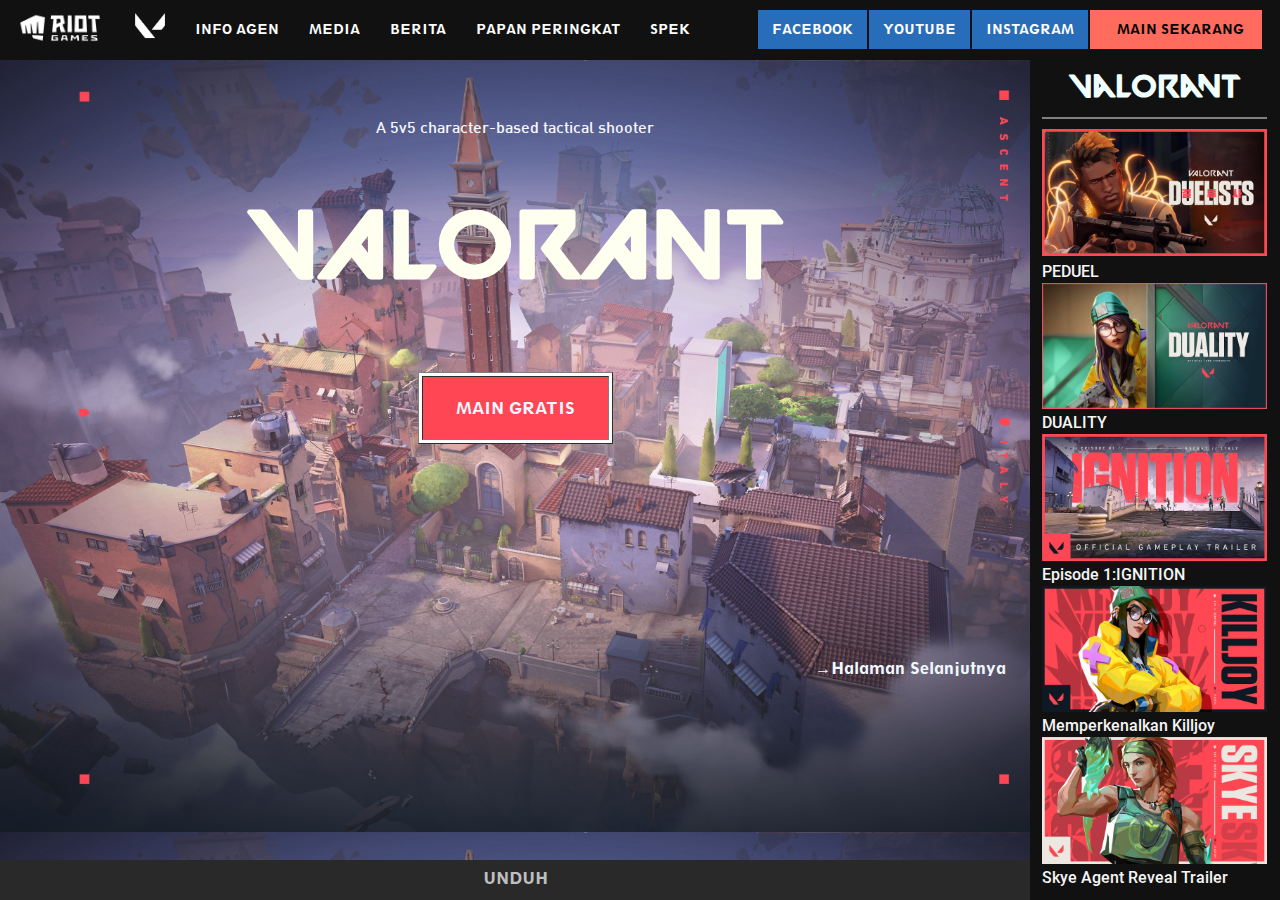
<file: frame/src/html/index.html>
<!DOCTYPE html>
<html lang="id">
<head>
    <meta charset="UTF-8">
    <meta http-equiv="X-UA-Compatible" content="IE=edge">
    <meta name="viewport" content="width=device-width, initial-scale=1.0">
    <title>VALORANT: Riot Games' competitive 5v5 character-based tactical shooter</title>
</head>

<frameset rows="60px,*" border="0">
    <frame name="kepala" src="kepala.html" scrolling="no"></frame>
    <frameset cols="*,250px">
        <frame name="isi" src="valorant.html"></frame>
        <frame name="menu" src="menu.html"></frame>
    </frameset>
</frameset>
    <body></body>
</html>
</file>
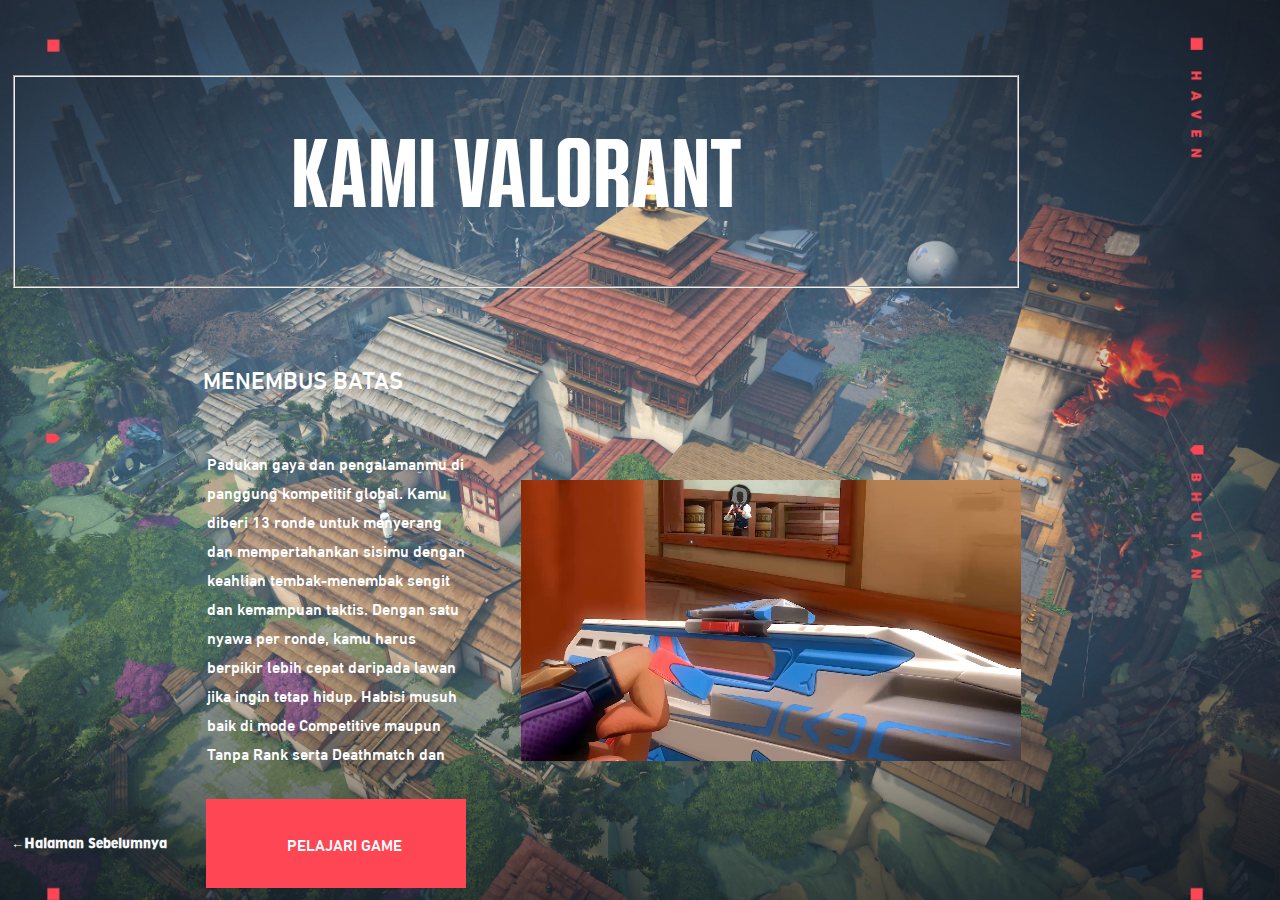
<file: frame/src/html/halaman-2.html>
<!DOCTYPE html>
<html lang="id">
<head>
    <meta charset="UTF-8">
    <meta http-equiv="X-UA-Compatible" content="IE=edge">
    <meta name="viewport" content="width=device-width, initial-scale=1.0">
    <meta name="author" content="Muhammad Defriansyah">
    <meta name="keywords" content="halaman 2">
    <meta name="title" content="Halaman 2">
    <meta name="description" content="Halaman 2 dari index">
    <title>halaman 2</title>
    <style type="text/css">
        @font-face {
            font-family: kuunari-black-condensed;
            src: url(../../font/Mika\ Melvas\ -\ Kuunari\ Bold\ Compressed.otf);
        }
        @font-face {
            font-family: din;
            src: url(../../font/din\ medium.ttf);
        }
        @font-face {
            font-family: spartan-heavy;
            src: url(../../font/Spartan-HeavyClassified.otf)
        }
        body {
            background: url(../../img/ValorantWallpaper_Haven_galleryimage.jpg);
            background-size: cover;
        }
        .judul {
            font-family: kuunari-black-condensed;
            font-size: xxx-large;
            color: #ffffff;
        }
        .penjelasan {
            font-family: din;
            font-size: x-large;
            color: #ffffff;
        }
        .blablabla {
            font-family: din;
            color: #ffffff;
        }
        .blablabla2 {
            font-family: din;
            color: rgb(255, 255, 255);
        }
        a {
            text-decoration: none;
            color: white;
        }
        .kembali {
            font-family: spartan-heavy;
            color: rgb(248, 247, 247);
            font-weight: bold;
            font-size: small;
        }
    </style>
</head>
<body>
    <table border="0">
        <tr>
            <th colspan="4"><div class="judul"><h1><bold><fieldset>KAMI VALORANT</fieldset></bold></h1></div></th>
        </tr>
        <tr>
            <td colspan="4"><div class="penjelasan">&emsp;&emsp;&emsp;&emsp;&emsp;&emsp;&emsp;&emsp;MENEMBUS BATAS<br/><br/></div></td>
        </tr>
        <tr>
            <td>&emsp;&emsp;&emsp;&emsp;&emsp;&emsp;&emsp;&emsp;&emsp;&emsp;&emsp;&emsp;</td>
            <td class="blablabla">Padukan gaya dan pengalamanmu di <br/>panggung kompetitif global. Kamu <br/>diberi 13 ronde untuk menyerang <br/>dan mempertahankan sisimu dengan <br/>keahlian tembak-menembak sengit <br/>dan kemampuan taktis. Dengan satu <br/> nyawa per ronde, kamu harus <br/> berpikir lebih cepat daripada lawan <br/>jika ingin tetap hidup. Habisi musuh <br/>baik di mode Competitive maupun <br/> Tanpa Rank serta Deathmatch dan <br/> <br/></td> 
            <td>&emsp;&emsp;&emsp;</td>
            <td><video autoplay loop width="500px"><source src="../../video/VALORANT_PLAY22_16x9_Target4_v005.mp4" type="video/mp4"></video></td>
        </tr>
        <tr>
            <td><a href="isi.html"><div class="kembali">←Halaman Sebelumnya</div></a></td>
            <td bgcolor="#FF4655" class="blablabla2" align="center"><br/>&emsp;<a href="https://playvalorant.com/id-id/news/announcements/beginners-guide/" target="blank">PELAJARI GAME</a><br/>&emsp;</td>
        </tr>
    </table>
</body>
</html>
</file>
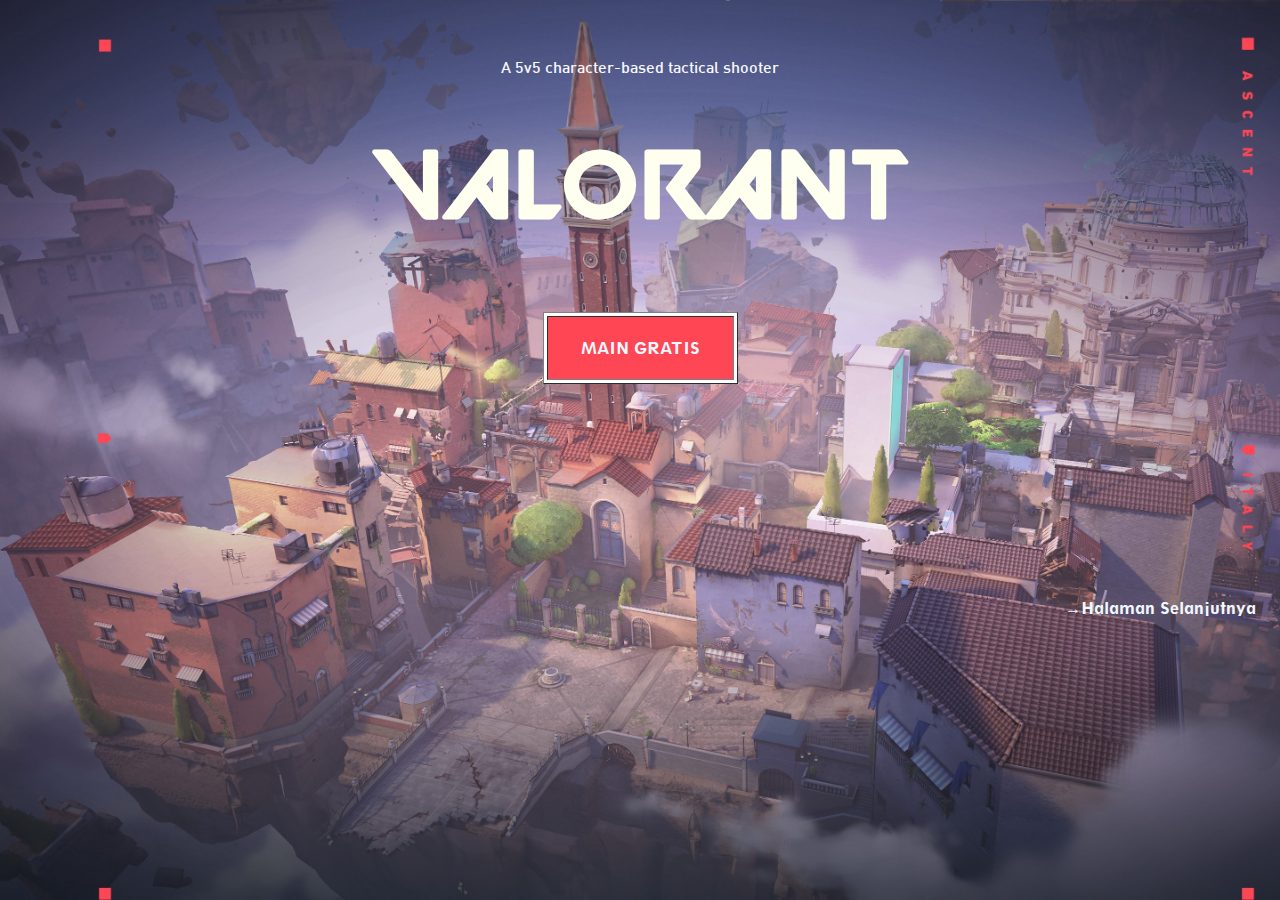
<file: frame/src/html/isi.html>
<!DOCTYPE html>
<html lang="id">
<head>
    <meta charset="UTF-8">
    <meta http-equiv="X-UA-Compatible" content="IE=edge">
    <meta name="viewport" content="width=device-width, initial-scale=1.0">
    <meta name="keywords" content="valorant, downlaod valorant, unduh, unduh valorant">
    <meta name="author" content="Muhammad Defriansyah">
    <meta name="title" content="Valorant Official Web">
    <meta name="description" content="Game tembak menembak 5v5 character-based tactical shooter">
    <title>Homepage</title>
    <style type="text/css">
        @font-face {
            font-family: kuunari-black-condensed;
            src: url(../../font/KuunariBlackCondensed.otf)
        }
        @font-face {
            font-family: din-medium;
            src: url(../../font/FontsFree-Net-DIN-Medium.ttf);
        }
        @font-face {
            font-family: valorant;
            src: url(../../font/Valorant\ Font.ttf);
        }
        @font-face {
            font-family: spartan-heavy;
            src: url(../../font/Spartan-HeavyClassified.otf);
        }
        body {
            background-image: url(../../img/ValorantWallpaper_Ascent_galleryimage.jpg);
            background-size: 100%
        }
        .penjelasan-valorant {
            font-family: din-medium;
            color: ghostwhite;
        }
        .WeAreValorant {
            font-family: valorant;
            font-size: xxx-large;
            color: ivory;
        }
        .maingratis {
            font-family: spartan-heavy;
            color: ivory;
        }
        a {
            text-decoration: none;
            color: aliceblue;
        }
        .p {
            font-family: spartan-heavy;
        }
    </style>
</head>
<body>
    <br/>
    <br/>
    <br/>
    <div class="penjelasan-valorant" align="center">A 5v5 character-based tactical shooter</div>
    <div class="WeAreValorant" align="center"><h1>VALORANT</h1></div></div>
    <table align="center" border="1" cellspacing="3"  bgcolor="white">
        <tr>
            <td bgcolor="#FF4655"><div class="maingratis"><a href="https://auth.riotgames.com/login#client_id=prod-xsso-playvalorant&code_challenge=tAh3ToULDZtauKNrNo4iomHioJKgnZNPuXBl5hFA8E8&code_challenge_method=S256&redirect_uri=https%3A%2F%2Fxsso.playvalorant.com%2Fredirect&response_type=code&scope=openid%20account&state=744c7a0aed5e6de3e1f5dacc00&uri=https%3A%2F%2Fplayvalorant.com%2Fen-us%2F" target="blank"><br/>&emsp;&emsp;MAIN GRATIS&emsp;&emsp;<br/><br/></div></td>
        </tr>
    </table>
    <br/><br/><br/><br/><br/><br/><br/><br/><br/><br/><br/>
    <p align="right" class="p"><a href="halaman-2.html">→Halaman Selanjutnya&emsp;</a></p>
</body>
</html>
</file>
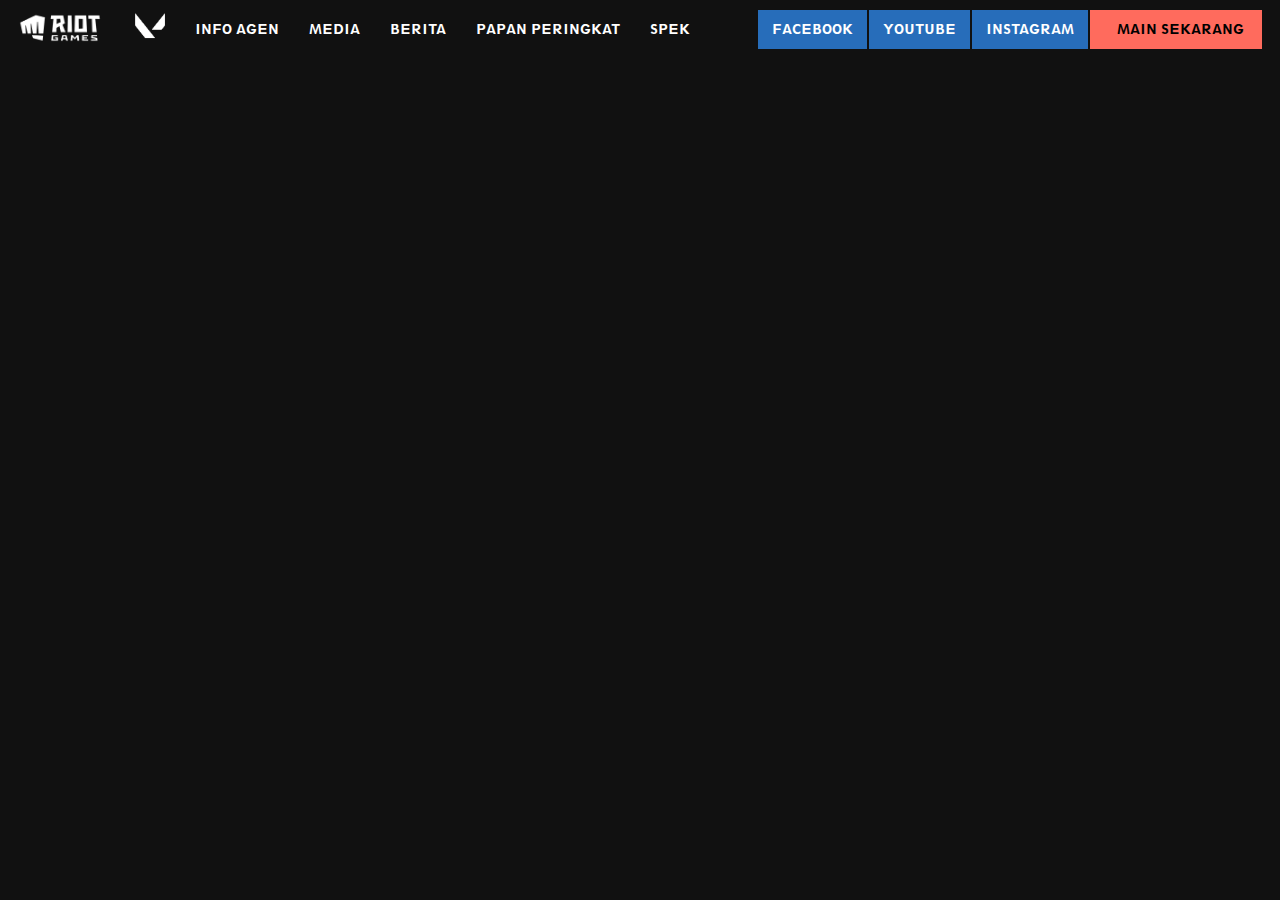
<file: frame/src/html/kepala.html>
<!DOCTYPE html>
<html lang="id">
<head>
    <meta charset="UTF-8">
    <meta name="description" content="kerang apa yang gak bisa dimakan? KERANG AIR  XI XI XI">
    <meta name="author" content="Muhammad Defriansyah">
    <meta http-equiv="X-UA-Compatible" content="IE=edge">
    <meta name="viewport" content="width=device-width, initial-scale=1.0">
    <meta name="title" content="Menu Bar Valorant">
    <meta name="keywords" content="valorant, menu, html,">
    <title>kepala</title>
    <style type="text/css">
        @font-face {
            font-family: spartan-heavy-classified;
            src: url(../../font/Spartan-HeavyClassified.otf);
        }

        .font {
            font-family: spartan-heavy-classified;
            color: white;
            font-size: small;
        }

        a {
            color: white;
            text-decoration: none;
        }
    </style>
</head>
<body bgcolor="#111111">
<div class="font">
    <table>
        <tr>
            <td align="center"><a href="https://www.riotgames.com/en" target="blank">&nbsp;<img src="../../img/riot-games.webp" width="90px"/></a></td>
            <td align="center">&emsp;&emsp;<a href="https://playvalorant.com/id-id/" target="blank"><img src="../../img/logo-valorant-putih.webp" width="30px"/></a></td>
            <td align="center">&emsp;&emsp;<a href="https://playvalorant.com/id-id/agents/" target="blank">INFO AGEN</a></td>
            <td align="center">&emsp;&emsp;<a href="https://playvalorant.com/id-id/media" target="blank">MEDIA</a></td>
            <td align="center">&emsp;&emsp;<a href="https://playvalorant.com/id-id/news/" target="blank">BERITA</a></td>
            <td align="center">&emsp;&emsp;<a href="https://playvalorant.com/id-id/leaderboards/" target="blank">PAPAN PERINGKAT</a></td>
            <td align="center">&emsp;&emsp;<a href="https://playvalorant.com/id-id/specs/" target="blank">SPEK&emsp;&emsp;&emsp;&emsp;&emsp;</a></td>
            <td align="center" bgcolor="#276DBA"><a href="https://www.facebook.com/valorantid" target="blank">&emsp;FACEBOOK&emsp;</a></td>
            <td align="center" bgcolor="#276DBA"><a href="https://www.youtube.com/PlayValorant" target="blank">&emsp;YOUTUBE&emsp;</a></td>
            <td align="center" bgcolor="#276DBA"><a href="https://www.instagram.com/valorantid" target="blank">&emsp;INSTAGRAM&emsp;</a></td>
            <td align="center" bgcolor="#FF6B5D">&emsp;&emsp;<a href="https://auth.riotgames.com/login#client_id=prod-xsso-playvalorant&code_challenge=P6IO3O2houCrcOCwR-aLPObOsl6kAePSMJNxFJHJqdw&code_challenge_method=S256&prompt=signup&redirect_uri=https%3A%2F%2Fxsso.playvalorant.com%2Fredirect&response_type=code&scope=openid%20account&show_region=true&state=349c1834c593784a6210974bd6&uri=https%3A%2F%2Fplayvalorant.com%2Fen-us%2Fdownload" target="blank"><font color="black">MAIN SEKARANG &emsp;</font></a></td>
        </tr>
    </table>
    <br/>
</div>
</body>
</html>
</file>
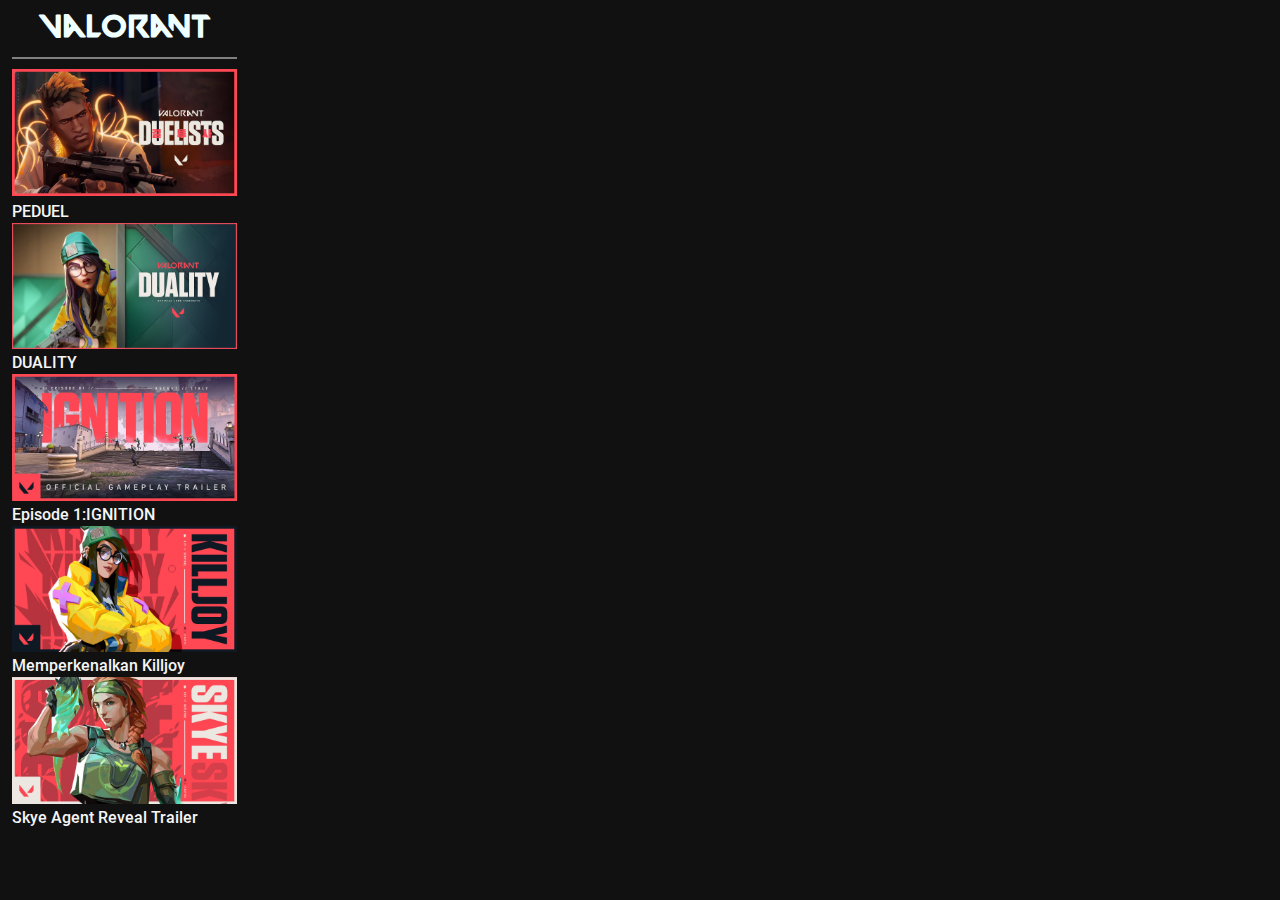
<file: frame/src/html/menu.html>
<!DOCTYPE html>
<html lang="id">
<head>
    <meta charset="UTF-8">
    <meta http-equiv="X-UA-Compatible" content="IE=edge">
    <meta name="viewport" content="width=device-width, initial-scale=1.0">
    <meta name="author" content="Muhammad Defriansyah">
    <meta name="keywords" content="lore valorant, video youtube valorant">
    <meta name="title" content="Video - video Lore Agent Valorant">
    <meta name="description" content="kumpulan beberapa video valorant">
    <title>menu</title>
    <style type="text/css">
        @font-face {
            font-family: ubuntu;
            src: url(../../font/Ubuntu-Regular.ttf)
        }
        @font-face {
            font-family: roboto-medium;
            src: url(../../font/Roboto-Medium.ttf);
        }
        @font-face {
            font-family: valorant;
            src: url(../../font/Valorant\ Font.ttf);
        }
        .judul {
            font-family:  valorant ;
            font-size: xx-large;
            color: azure;
        }
        a {
            color: rgb(245, 245, 245);
            text-decoration: none;
        }
        .roboto-medium {
            font-family: roboto-medium;
        }
    </style>
</head>
<body bgcolor="#111111">
    <table class="roboto-medium">
        <tr>
            <td>
                <table cellspacing="0">
                    <tr>
                        <th>
                            <div class="judul">Valorant</div>
                        </th>
                    </tr>
                    <tr>
                        <td><hr noshade/></td>
                    </tr>
                    <tr>
                        <td><a href="https://youtu.be/e_E9W2vsRbQ" target="blank"><img src="../../img/duelist.jpg" width="225px"></a></td>
                    </tr>
                    <tr>
                        <td><a href="https://youtu.be/e_E9W2vsRbQ" target="blank">PEDUEL</a><br/></td>
                    </tr>
                    <tr>
                        <td><a href="https://youtu.be/-M_r8MKQ3mo" target="blank"><img src="../../img/duality.jpg" width="225px"><br/>DUALITY<br/></a></td>
                    </tr>
                    <tr>
                        <td><a href="https://youtu.be/IhhjcB2ZjIM" target="blank"><img src="../../img/ignition.jpg" width="225px"><br/>Episode 1:IGNITION <br/></a></td>
                    </tr>
                    <tr>
                        <td><a href="https://youtu.be/ua-iIRQDY8g" target="blank"><img src="../../img/killjoy.jpg" width="225px"><br/>Memperkenalkan Killjoy <br/></a></td>
                    </tr>
                    <tr>
                        <td><a href="https://youtu.be/C3QTyMXi-WE" target="blank"><img src="../../img/skye.jpg" width="225px"><br/>Skye Agent Reveal Trailer <br/></a></td>
                    </tr>
                </table>
            </td>
        </tr>
    </table>
</body>
</html>
</file>
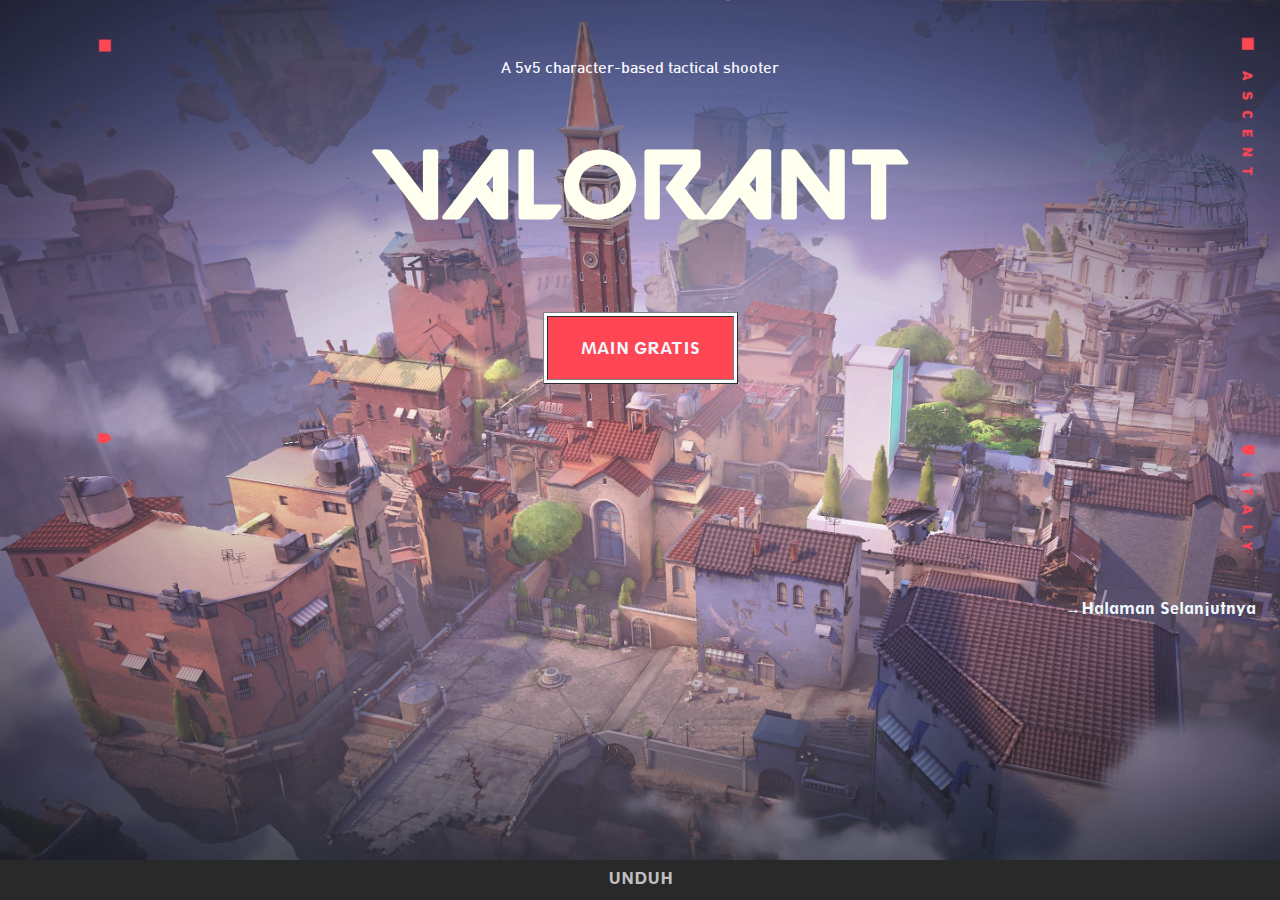
<file: frame/src/html/valorant.html>
<!DOCTYPE html>
<html lang="en">
<head>
    <meta charset="UTF-8">
    <meta http-equiv="X-UA-Compatible" content="IE=edge">
    <meta name="viewport" content="width=device-width, initial-scale=1.0">
    <meta name="author" content="Muhammad Defriansyah">
    <meta name="keywords" content="valorant">
    <meta name="description" content="file berisi konten">
    <meta name="title" content="Download Valorant Disini">
    <title>valorant</title>
</head>
    <frameset rows="*,40px" border="0">
        <frame name="isi" src="isi.html"></frame>
        <frame name="download" src="unduh.html"></frame>
    </frameset>
<body>
</body>
</html>
</file>
